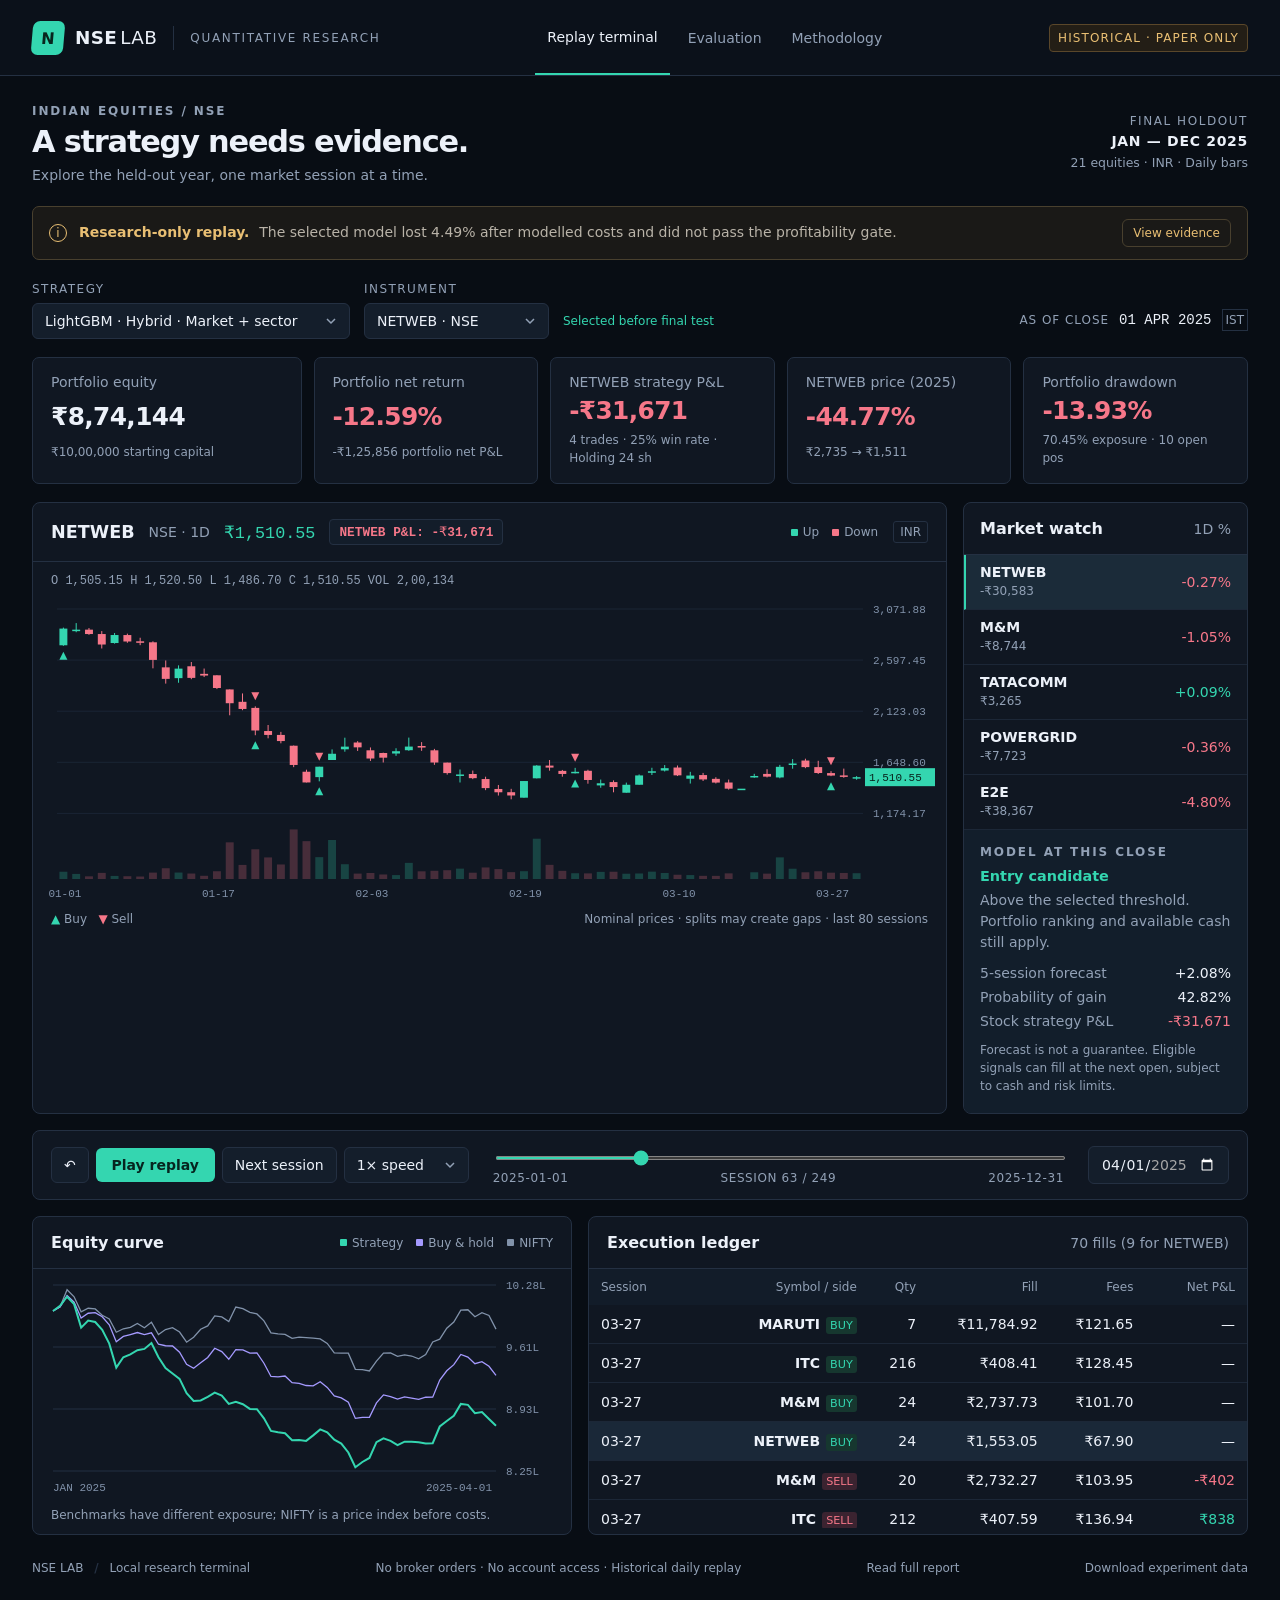
<file: ui/index.html>
<!doctype html>
<html lang="en">
<head><meta charset="utf-8"><meta name="viewport" content="width=device-width,initial-scale=1"><meta name="color-scheme" content="dark"><title>NSE Lab · Historical Trading Research</title><link rel="stylesheet" href="styles.css"></head>
<body>
<header class="topbar"><a class="brand" href="#"><span class="logo">N</span><strong>NSE<span>LAB</span></strong><span class="divider"></span><span class="brand-sub">QUANTITATIVE RESEARCH</span></a><nav aria-label="Main navigation"><button class="nav active" data-view="replay">Replay terminal</button><button class="nav" data-view="evaluation">Evaluation</button><button class="nav" data-view="method">Methodology</button></nav><span class="badge">HISTORICAL · PAPER ONLY</span></header>
<div id="loading" class="loading">Loading verified historical results…</div>
<main id="app" hidden>
<section class="page-heading"><div><p class="eyebrow">INDIAN EQUITIES / NSE</p><h1>A strategy needs evidence.</h1><p class="subtitle">Explore the held-out year, one market session at a time.</p></div><div class="experiment-tag"><span>FINAL HOLDOUT</span><strong>JAN — DEC 2025</strong><small>21 equities · INR · Daily bars</small></div></section>
<div class="research-note"><span class="note-icon">i</span><div><strong id="verdict-title">Research replay</strong><span id="verdict-text"></span></div><button id="viewEvidence">View evidence</button></div>
<section id="replay-view">
<div class="toolbar"><label>STRATEGY<select id="strategy" aria-label="Strategy"></select></label><label>INSTRUMENT<select id="symbol" aria-label="Instrument"></select></label><div class="selected-badge" id="selectedBadge"></div><div class="toolbar-end"><span class="small-label">AS OF CLOSE</span><strong id="asof">—</strong><span class="timezone">IST</span></div></div>
<div class="kpis"><article><span>Portfolio equity</span><strong id="equity">—</strong><small>₹10,00,000 starting capital</small></article><article><span>Portfolio net return</span><strong id="return">—</strong><small id="netPnl">—</small></article><article><span id="stockKpiTitle">Selected stock P&L</span><strong id="stockPnl">—</strong><small id="stockPnlSub">—</small></article><article><span id="stockMoveTitle">Stock price move (YTD)</span><strong id="stockYtd">—</strong><small id="stockYtdSub">—</small></article><article><span>Portfolio drawdown</span><strong id="drawdown">—</strong><small id="exposureSub">—</small></article></div>
<div class="chart-layout"><article class="panel candle-panel"><div class="panel-top"><div class="ticker-heading"><strong id="tickerName">NETWEB</strong><span class="muted">NSE · 1D</span><span class="live-price" id="lastPrice">—</span><span id="stockHeaderBadge" class="stock-pnl-badge">—</span></div><div class="legend"><span class="key teal"></span>Up <span class="key red"></span>Down <span class="chart-unit">INR</span></div></div><div class="ohlc" id="ohlc">—</div><div class="canvas-wrap"><canvas id="candles" aria-label="Historical candlestick chart" role="img"></canvas><div id="chartTip" class="chart-tip" hidden></div></div><div class="chart-foot"><span><b class="teal-text">▲</b> Buy &nbsp; <b class="red-text">▼</b> Sell</span><span>Nominal prices · splits may create gaps · last 80 sessions</span></div></article><aside class="panel watch-panel"><div class="panel-top"><h2>Market watch</h2><span class="muted">1D %</span></div><div id="watchlist"></div><div class="signal-box"><p class="eyebrow">MODEL AT THIS CLOSE</p><h3 id="signalTitle">—</h3><p id="signalText">—</p><div class="signal-values"><span>5-session forecast <b id="forecast">—</b></span><span>Probability of gain <b id="probability">—</b></span><span>Stock strategy P&L <b id="stockSidePnl">—</b></span></div><small>Forecast is not a guarantee. Eligible signals can fill at the next open, subject to cash and risk limits.</small></div></aside></div>
<div class="replay-controls panel"><div class="transport"><button id="reset" title="Restart replay" aria-label="Restart replay">↶</button><button id="play" class="primary">Play replay</button><button id="step">Next session</button><label class="speed-label"><select id="speed" aria-label="Playback speed"><option value="750">1× speed</option><option value="250">3× speed</option><option value="75">10× speed</option></select></label></div><div class="scrub"><input id="timeline" type="range" min="0" value="0" aria-label="Replay timeline"><div><span id="timelineStart">JAN 2025</span><span id="sessionCount">—</span><span id="timelineEnd">DEC 2025</span></div></div><input id="dateSeek" type="date" min="2025-01-01" max="2025-12-31" aria-label="Go to date"></div>
<div class="lower-layout"><article class="panel equity-panel"><div class="panel-top"><h2>Equity curve</h2><div class="legend"><span class="key teal"></span>Strategy <span class="key violet"></span>Buy & hold <span class="key grey"></span>NIFTY</div></div><canvas id="equityChart" role="img" aria-label="Strategy and benchmark equity curves"></canvas><div class="chart-foot">Benchmarks have different exposure; NIFTY is a price index before costs.</div></article><article class="panel ledger-panel"><div class="panel-top"><h2>Execution ledger</h2><span id="tradeCount" class="muted">0 fills</span></div><div class="table-scroll"><table><thead><tr><th>Session</th><th>Symbol / side</th><th>Qty</th><th>Fill</th><th>Fees</th><th>Net P&L</th></tr></thead><tbody id="ledger"></tbody></table></div></article></div>
</section>
<section id="evaluation-view" hidden><div class="section-header"><div><p class="eyebrow">FROZEN BEFORE THE TEST</p><h2 id="selectedName">—</h2><p class="muted">The selected model was chosen using 2023–2024 validation. This table does not select a new winner.</p></div><button id="export">Export results CSV</button></div><div class="evaluation-grid"><article class="panel"><div class="panel-top"><h2>Profitability gate</h2><span class="badge">RESEARCH ONLY</span></div><div id="criteria" class="criteria"></div></article><article class="panel"><div class="panel-top"><h2>Cost stress & uncertainty</h2></div><div id="stress" class="stress"></div></article></div><article class="panel"><div class="panel-top"><h2>Identical held-out period · all predeclared candidates</h2><span class="muted">Net of modelled trading costs, before investor tax</span></div><div class="table-scroll"><table><thead><tr><th>Strategy</th><th>Net return</th><th>Sharpe</th><th>Max drawdown</th><th>Costs</th><th>Trades</th><th>Exposure</th><th>Brier</th></tr></thead><tbody id="comparison"></tbody></table></div></article><div class="evaluation-grid"><article class="panel"><div class="panel-top"><h2>Architecture & feature ablation</h2></div><div id="ablation" class="prose"></div></article><article class="panel"><div class="panel-top"><h2>Probability calibration</h2></div><div class="prose" id="calibration"></div></article></div></section>
<section id="method-view" hidden><div class="method-grid"><article class="panel prose"><p class="eyebrow">EXPERIMENT DESIGN</p><h2>Chronology comes first.</h2><p>Development ends in December 2024. Three outer walk-forward windows compare models. Each fit has two inner 63-session windows, six-session purges, and a separate chronological probability-calibration window.</p><p>Optuna explores 128 bounded candidates in total, with train-only feature selection. Ridge and LightGBM each compare pooled, per-stock and history-weighted hybrid predictions. Hyperparameters, fitted models and the selected candidate are frozen and hashed before the one-time 2025 test.</p><p>There is no claim of a globally optimal model. The test is now consumed; 2026 prices remain excluded.</p><h3>An actionable target</h3><p>At close t, predict the price return from open t+1 to open t+6. Enter at the next open plus adverse slippage. Exit after five sessions. No leverage, short selling or live broker orders.</p><h3>Cash and risk</h3><p>₹10 lakh starting capital. Maximum 90% entry exposure, 10% per stock and 30% per sector proxy. New buys use settled cash only under a conservative T+2 assumption. A 20% portfolio drawdown halts new entries. Minimum trailing daily turnover: ₹2 crore.</p></article><article class="panel prose"><p class="eyebrow">DATA & LIMITATIONS</p><h2>Indian data. Honest limits.</h2><div id="sourceSummary"></div><p>Raw vendor responses and checksums are cached locally. OHLC is split-normalized; nominal historical prices are reconstructed. Dividends are non-spendable receivables on the ex-date. Non-cash corporate actions remain unreconciled.</p><p>The fixed universe contains currently surviving companies. It does not represent a point-in-time index-membership history. Sector indices are proxies. Daily data does not verify auction depth, circuit queues or partial fills.</p><h3>Unperformed ablations</h3><p>Point-in-time Indian news and fundamental vintages were unavailable. No current news is backfilled into history. ORB and VWAP require intraday data and were not approximated from daily candles.</p><h3>What “net” includes</h3><p>Brokerage, STT, stamp duty, exchange/SEBI/IPFT fees, GST, sell-side DP charges and adverse slippage. The current tariff is applied uniformly across history. Investor tax, data subscriptions and invoice rounding are excluded.</p><p>Bootstrap intervals are conditional on the selected strategy and observed year. They do not adjust for all model-search selection effects.</p></article></div></section>
<footer><span>NSE LAB <b>/</b> Local research terminal</span><span>No broker orders · No account access · Historical daily replay</span><a href="report.html">Read full report</a><a href="replay.json" download>Download experiment data</a></footer>
</main><script type="module" src="app.js"></script></body></html>
</file>
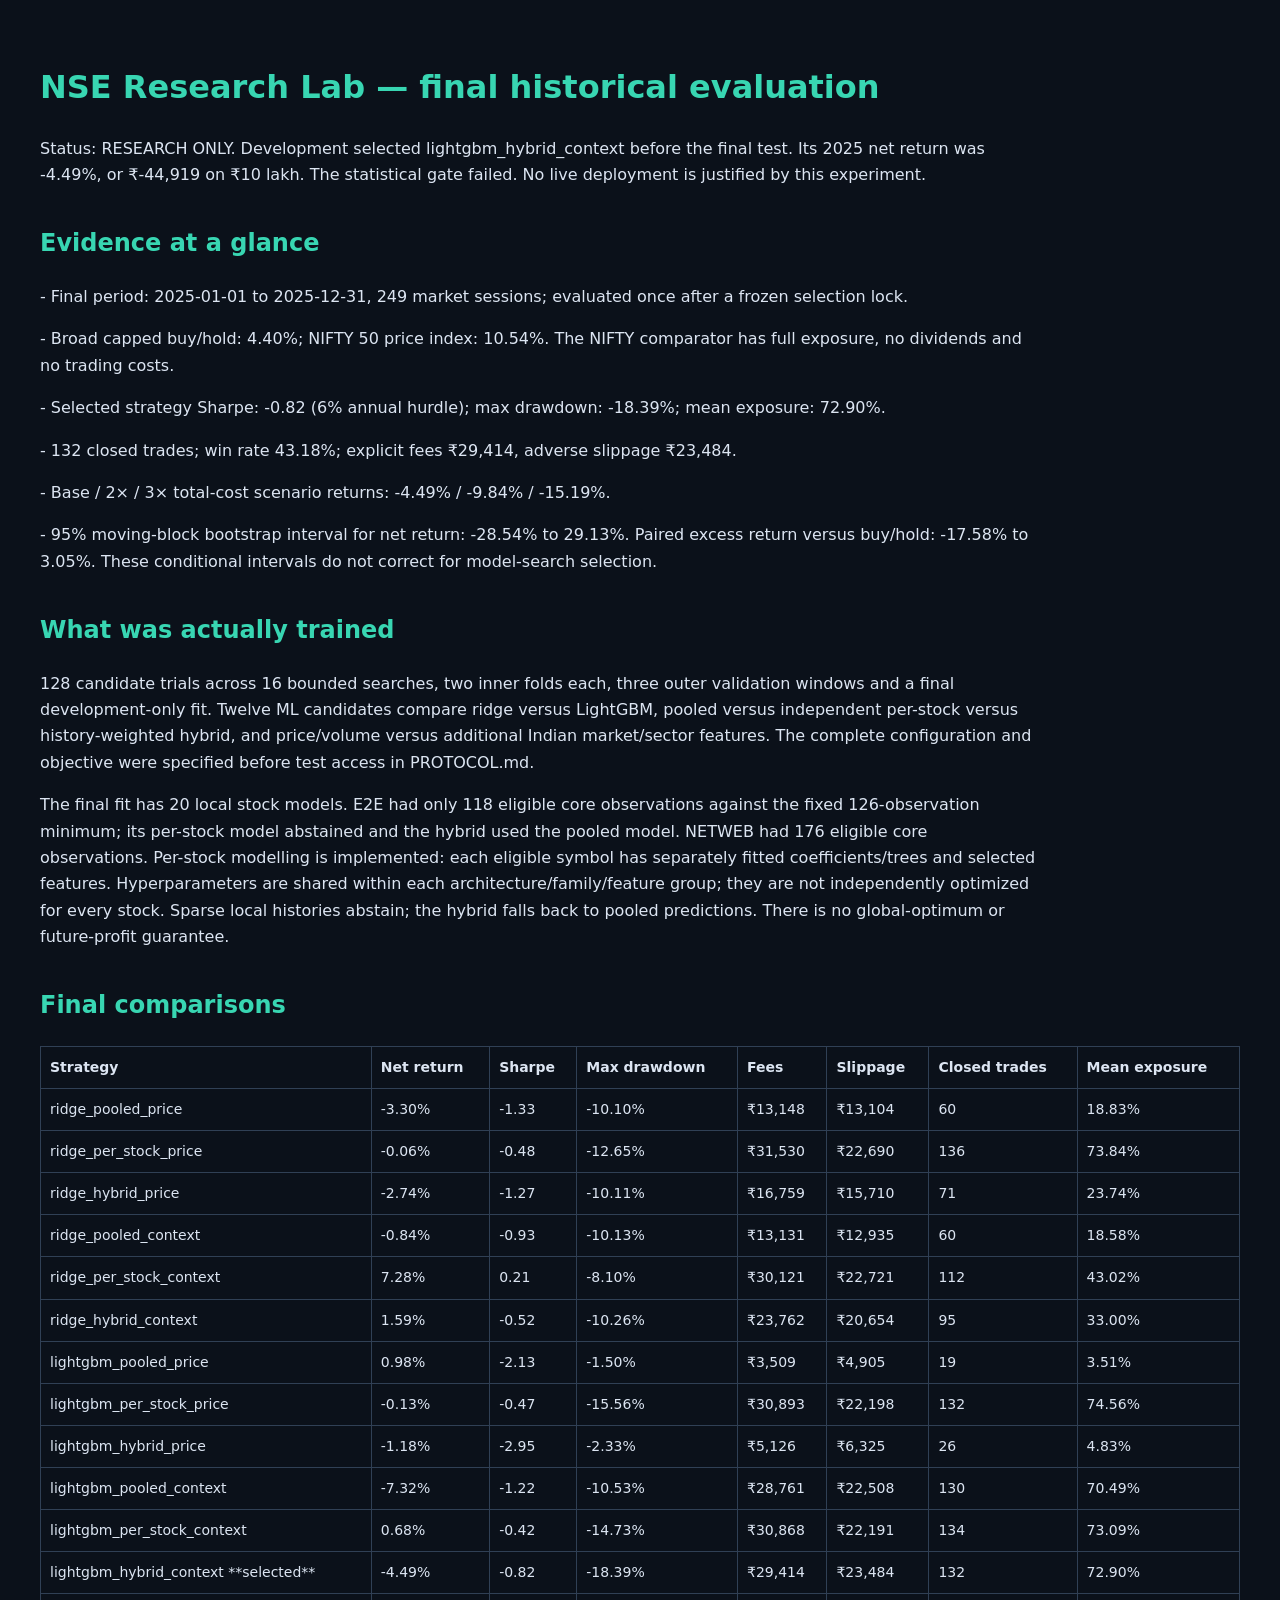
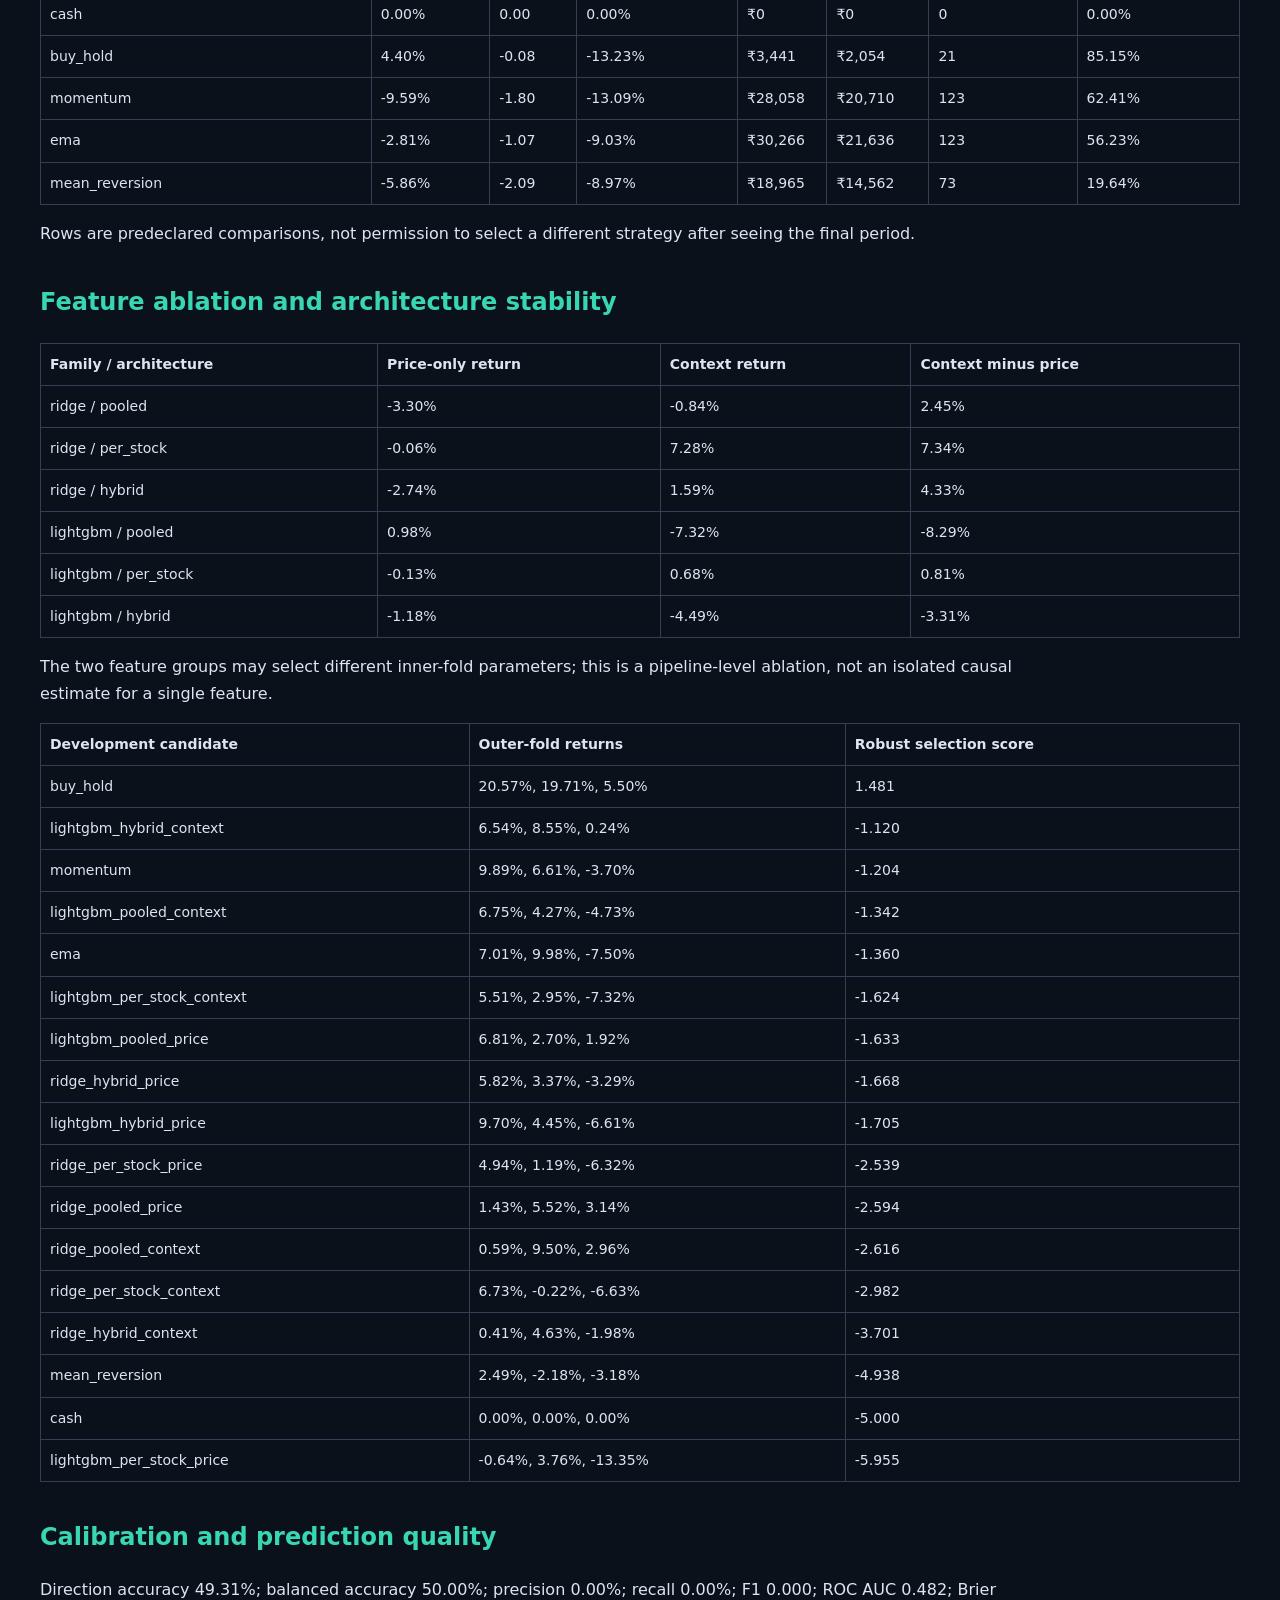
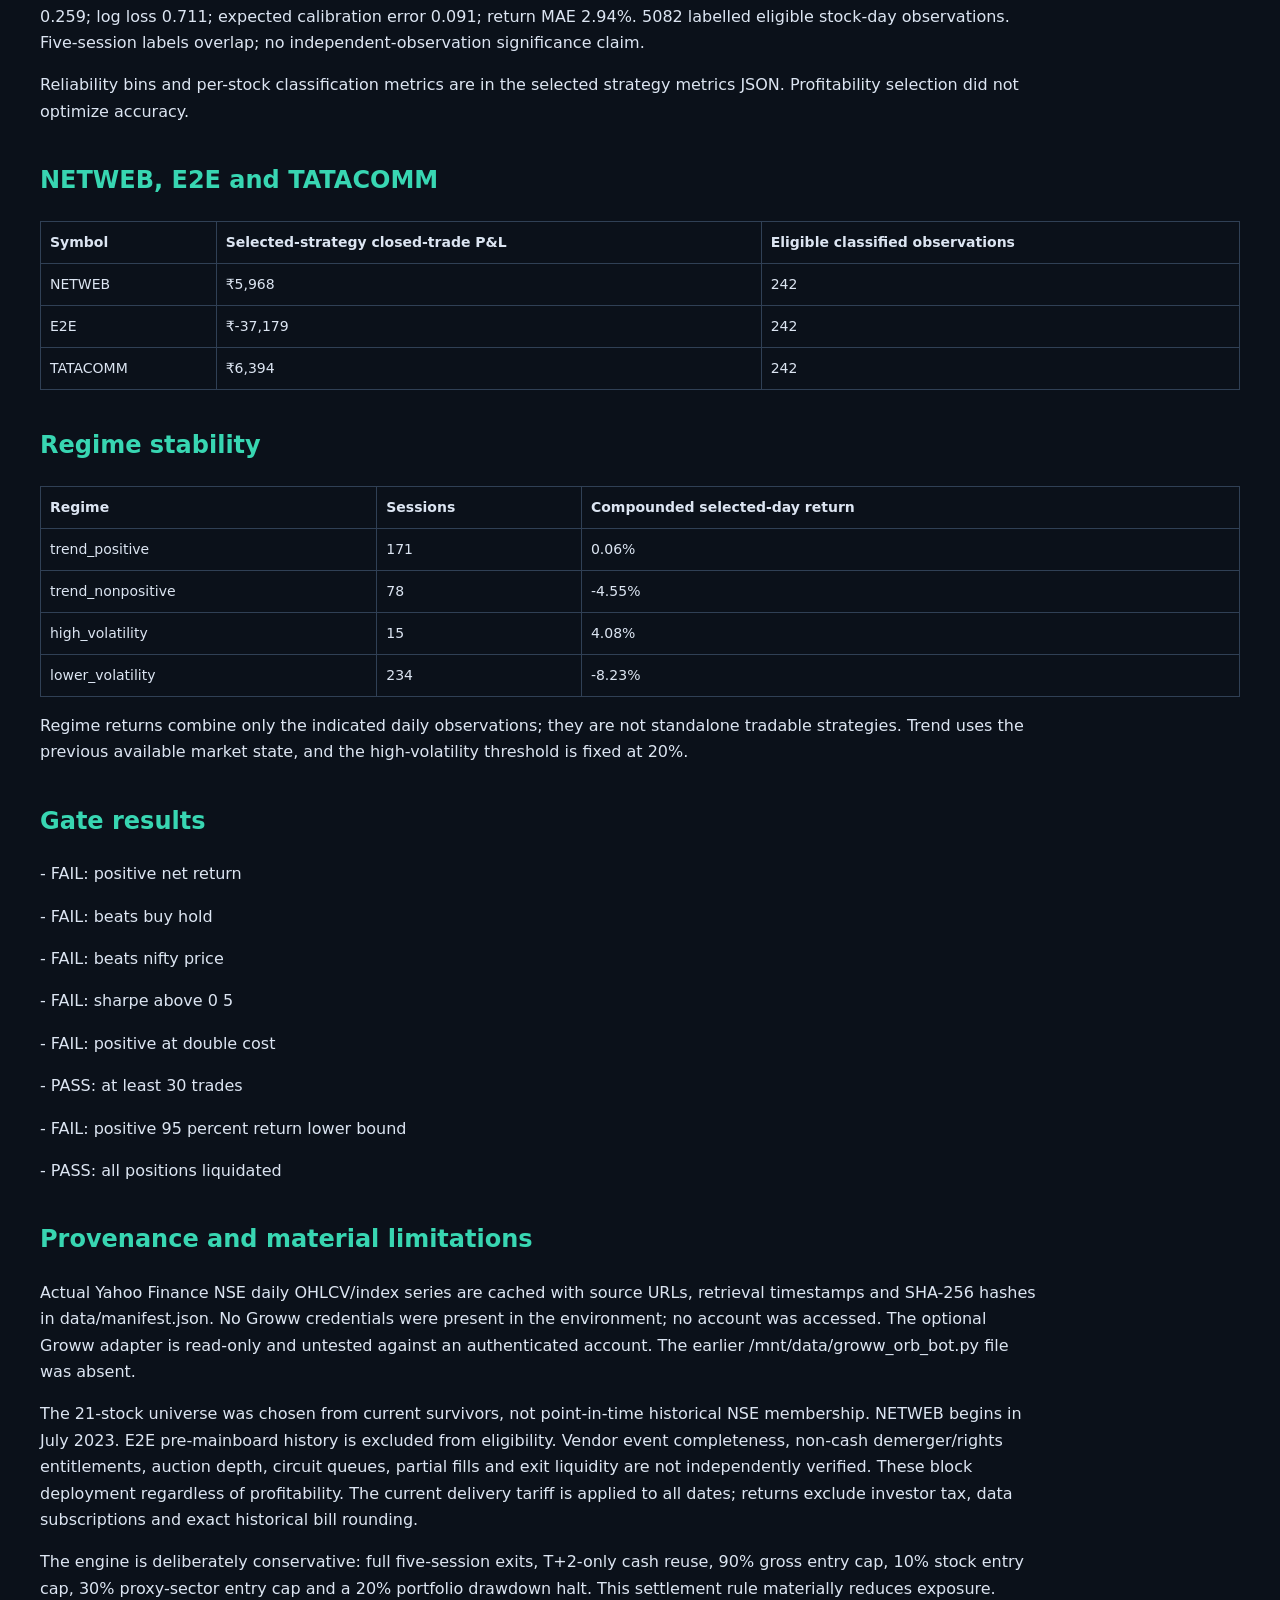
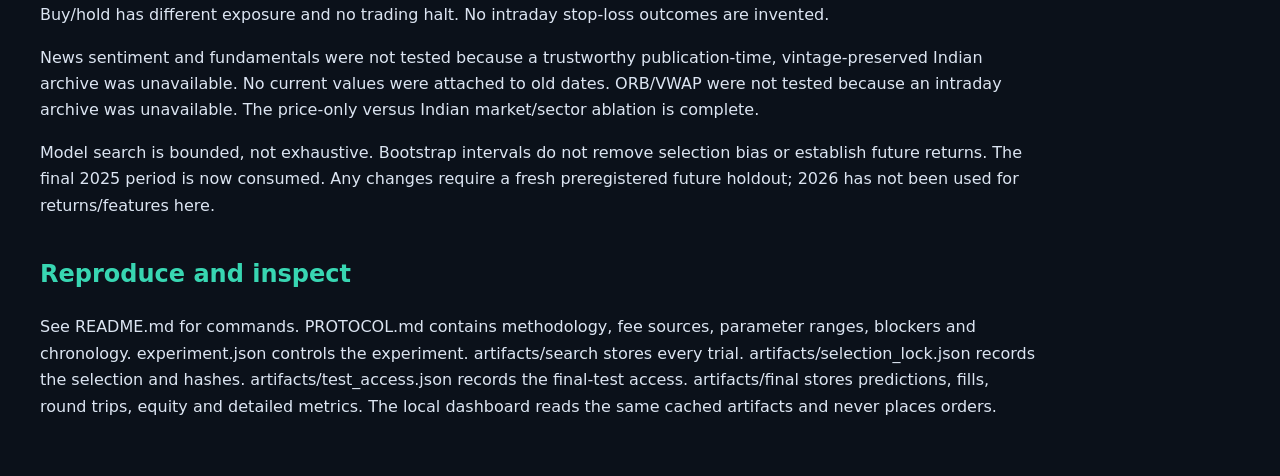
<file: reports/RESULTS.html>
<!doctype html><html lang="en"><meta charset="utf-8"><meta name="viewport" content="width=device-width"><title>NSE Lab evaluation</title><style>body{font:16px/1.65 system-ui;background:#0b111a;color:#dce5f2;max-width:1200px;margin:auto;padding:40px}h1,h2{color:#38d6b2}h2{margin-top:36px}table{border-collapse:collapse;width:100%;font-size:14px}td,th{padding:9px;border:1px solid #304055;text-align:left}.scroll{overflow:auto}p{max-width:1000px}a{color:#38d6b2}</style><h1>NSE Research Lab — final historical evaluation</h1><p>Status: RESEARCH ONLY. Development selected lightgbm_hybrid_context before the final test. Its 2025 net return was -4.49%, or ₹-44,919 on ₹10 lakh. The statistical gate failed. No live deployment is justified by this experiment.</p><h2>Evidence at a glance</h2><p>- Final period: 2025-01-01 to 2025-12-31, 249 market sessions; evaluated once after a frozen selection lock.</p><p>- Broad capped buy/hold: 4.40%; NIFTY 50 price index: 10.54%. The NIFTY comparator has full exposure, no dividends and no trading costs.</p><p>- Selected strategy Sharpe: -0.82 (6% annual hurdle); max drawdown: -18.39%; mean exposure: 72.90%.</p><p>- 132 closed trades; win rate 43.18%; explicit fees ₹29,414, adverse slippage ₹23,484.</p><p>- Base / 2× / 3× total-cost scenario returns: -4.49% / -9.84% / -15.19%.</p><p>- 95% moving-block bootstrap interval for net return: -28.54% to 29.13%. Paired excess return versus buy/hold: -17.58% to 3.05%. These conditional intervals do not correct for model-search selection.</p><h2>What was actually trained</h2><p>128 candidate trials across 16 bounded searches, two inner folds each, three outer validation windows and a final development-only fit. Twelve ML candidates compare ridge versus LightGBM, pooled versus independent per-stock versus history-weighted hybrid, and price/volume versus additional Indian market/sector features. The complete configuration and objective were specified before test access in PROTOCOL.md.</p><p>The final fit has 20 local stock models. E2E had only 118 eligible core observations against the fixed 126-observation minimum; its per-stock model abstained and the hybrid used the pooled model. NETWEB had 176 eligible core observations. Per-stock modelling is implemented: each eligible symbol has separately fitted coefficients/trees and selected features. Hyperparameters are shared within each architecture/family/feature group; they are not independently optimized for every stock. Sparse local histories abstain; the hybrid falls back to pooled predictions. There is no global-optimum or future-profit guarantee.</p><h2>Final comparisons</h2><div class="scroll"><table><tr><th>Strategy</th><th>Net return</th><th>Sharpe</th><th>Max drawdown</th><th>Fees</th><th>Slippage</th><th>Closed trades</th><th>Mean exposure</th></tr><tr><td>ridge_pooled_price</td><td>-3.30%</td><td>-1.33</td><td>-10.10%</td><td>₹13,148</td><td>₹13,104</td><td>60</td><td>18.83%</td></tr><tr><td>ridge_per_stock_price</td><td>-0.06%</td><td>-0.48</td><td>-12.65%</td><td>₹31,530</td><td>₹22,690</td><td>136</td><td>73.84%</td></tr><tr><td>ridge_hybrid_price</td><td>-2.74%</td><td>-1.27</td><td>-10.11%</td><td>₹16,759</td><td>₹15,710</td><td>71</td><td>23.74%</td></tr><tr><td>ridge_pooled_context</td><td>-0.84%</td><td>-0.93</td><td>-10.13%</td><td>₹13,131</td><td>₹12,935</td><td>60</td><td>18.58%</td></tr><tr><td>ridge_per_stock_context</td><td>7.28%</td><td>0.21</td><td>-8.10%</td><td>₹30,121</td><td>₹22,721</td><td>112</td><td>43.02%</td></tr><tr><td>ridge_hybrid_context</td><td>1.59%</td><td>-0.52</td><td>-10.26%</td><td>₹23,762</td><td>₹20,654</td><td>95</td><td>33.00%</td></tr><tr><td>lightgbm_pooled_price</td><td>0.98%</td><td>-2.13</td><td>-1.50%</td><td>₹3,509</td><td>₹4,905</td><td>19</td><td>3.51%</td></tr><tr><td>lightgbm_per_stock_price</td><td>-0.13%</td><td>-0.47</td><td>-15.56%</td><td>₹30,893</td><td>₹22,198</td><td>132</td><td>74.56%</td></tr><tr><td>lightgbm_hybrid_price</td><td>-1.18%</td><td>-2.95</td><td>-2.33%</td><td>₹5,126</td><td>₹6,325</td><td>26</td><td>4.83%</td></tr><tr><td>lightgbm_pooled_context</td><td>-7.32%</td><td>-1.22</td><td>-10.53%</td><td>₹28,761</td><td>₹22,508</td><td>130</td><td>70.49%</td></tr><tr><td>lightgbm_per_stock_context</td><td>0.68%</td><td>-0.42</td><td>-14.73%</td><td>₹30,868</td><td>₹22,191</td><td>134</td><td>73.09%</td></tr><tr><td>lightgbm_hybrid_context **selected**</td><td>-4.49%</td><td>-0.82</td><td>-18.39%</td><td>₹29,414</td><td>₹23,484</td><td>132</td><td>72.90%</td></tr><tr><td>cash</td><td>0.00%</td><td>0.00</td><td>0.00%</td><td>₹0</td><td>₹0</td><td>0</td><td>0.00%</td></tr><tr><td>buy_hold</td><td>4.40%</td><td>-0.08</td><td>-13.23%</td><td>₹3,441</td><td>₹2,054</td><td>21</td><td>85.15%</td></tr><tr><td>momentum</td><td>-9.59%</td><td>-1.80</td><td>-13.09%</td><td>₹28,058</td><td>₹20,710</td><td>123</td><td>62.41%</td></tr><tr><td>ema</td><td>-2.81%</td><td>-1.07</td><td>-9.03%</td><td>₹30,266</td><td>₹21,636</td><td>123</td><td>56.23%</td></tr><tr><td>mean_reversion</td><td>-5.86%</td><td>-2.09</td><td>-8.97%</td><td>₹18,965</td><td>₹14,562</td><td>73</td><td>19.64%</td></tr></table></div><p>Rows are predeclared comparisons, not permission to select a different strategy after seeing the final period.</p><h2>Feature ablation and architecture stability</h2><div class="scroll"><table><tr><th>Family / architecture</th><th>Price-only return</th><th>Context return</th><th>Context minus price</th></tr><tr><td>ridge / pooled</td><td>-3.30%</td><td>-0.84%</td><td>2.45%</td></tr><tr><td>ridge / per_stock</td><td>-0.06%</td><td>7.28%</td><td>7.34%</td></tr><tr><td>ridge / hybrid</td><td>-2.74%</td><td>1.59%</td><td>4.33%</td></tr><tr><td>lightgbm / pooled</td><td>0.98%</td><td>-7.32%</td><td>-8.29%</td></tr><tr><td>lightgbm / per_stock</td><td>-0.13%</td><td>0.68%</td><td>0.81%</td></tr><tr><td>lightgbm / hybrid</td><td>-1.18%</td><td>-4.49%</td><td>-3.31%</td></tr></table></div><p>The two feature groups may select different inner-fold parameters; this is a pipeline-level ablation, not an isolated causal estimate for a single feature.</p><div class="scroll"><table><tr><th>Development candidate</th><th>Outer-fold returns</th><th>Robust selection score</th></tr><tr><td>buy_hold</td><td>20.57%, 19.71%, 5.50%</td><td>1.481</td></tr><tr><td>lightgbm_hybrid_context</td><td>6.54%, 8.55%, 0.24%</td><td>-1.120</td></tr><tr><td>momentum</td><td>9.89%, 6.61%, -3.70%</td><td>-1.204</td></tr><tr><td>lightgbm_pooled_context</td><td>6.75%, 4.27%, -4.73%</td><td>-1.342</td></tr><tr><td>ema</td><td>7.01%, 9.98%, -7.50%</td><td>-1.360</td></tr><tr><td>lightgbm_per_stock_context</td><td>5.51%, 2.95%, -7.32%</td><td>-1.624</td></tr><tr><td>lightgbm_pooled_price</td><td>6.81%, 2.70%, 1.92%</td><td>-1.633</td></tr><tr><td>ridge_hybrid_price</td><td>5.82%, 3.37%, -3.29%</td><td>-1.668</td></tr><tr><td>lightgbm_hybrid_price</td><td>9.70%, 4.45%, -6.61%</td><td>-1.705</td></tr><tr><td>ridge_per_stock_price</td><td>4.94%, 1.19%, -6.32%</td><td>-2.539</td></tr><tr><td>ridge_pooled_price</td><td>1.43%, 5.52%, 3.14%</td><td>-2.594</td></tr><tr><td>ridge_pooled_context</td><td>0.59%, 9.50%, 2.96%</td><td>-2.616</td></tr><tr><td>ridge_per_stock_context</td><td>6.73%, -0.22%, -6.63%</td><td>-2.982</td></tr><tr><td>ridge_hybrid_context</td><td>0.41%, 4.63%, -1.98%</td><td>-3.701</td></tr><tr><td>mean_reversion</td><td>2.49%, -2.18%, -3.18%</td><td>-4.938</td></tr><tr><td>cash</td><td>0.00%, 0.00%, 0.00%</td><td>-5.000</td></tr><tr><td>lightgbm_per_stock_price</td><td>-0.64%, 3.76%, -13.35%</td><td>-5.955</td></tr></table></div><h2>Calibration and prediction quality</h2><p>Direction accuracy 49.31%; balanced accuracy 50.00%; precision 0.00%; recall 0.00%; F1 0.000; ROC AUC 0.482; Brier 0.259; log loss 0.711; expected calibration error 0.091; return MAE 2.94%. 5082 labelled eligible stock-day observations. Five-session labels overlap; no independent-observation significance claim.</p><p>Reliability bins and per-stock classification metrics are in the selected strategy metrics JSON. Profitability selection did not optimize accuracy.</p><h2>NETWEB, E2E and TATACOMM</h2><div class="scroll"><table><tr><th>Symbol</th><th>Selected-strategy closed-trade P&amp;L</th><th>Eligible classified observations</th></tr><tr><td>NETWEB</td><td>₹5,968</td><td>242</td></tr><tr><td>E2E</td><td>₹-37,179</td><td>242</td></tr><tr><td>TATACOMM</td><td>₹6,394</td><td>242</td></tr></table></div><h2>Regime stability</h2><div class="scroll"><table><tr><th>Regime</th><th>Sessions</th><th>Compounded selected-day return</th></tr><tr><td>trend_positive</td><td>171</td><td>0.06%</td></tr><tr><td>trend_nonpositive</td><td>78</td><td>-4.55%</td></tr><tr><td>high_volatility</td><td>15</td><td>4.08%</td></tr><tr><td>lower_volatility</td><td>234</td><td>-8.23%</td></tr></table></div><p>Regime returns combine only the indicated daily observations; they are not standalone tradable strategies. Trend uses the previous available market state, and the high-volatility threshold is fixed at 20%.</p><h2>Gate results</h2><p>- FAIL: positive net return</p><p>- FAIL: beats buy hold</p><p>- FAIL: beats nifty price</p><p>- FAIL: sharpe above 0 5</p><p>- FAIL: positive at double cost</p><p>- PASS: at least 30 trades</p><p>- FAIL: positive 95 percent return lower bound</p><p>- PASS: all positions liquidated</p><h2>Provenance and material limitations</h2><p>Actual Yahoo Finance NSE daily OHLCV/index series are cached with source URLs, retrieval timestamps and SHA-256 hashes in data/manifest.json. No Groww credentials were present in the environment; no account was accessed. The optional Groww adapter is read-only and untested against an authenticated account. The earlier /mnt/data/groww_orb_bot.py file was absent.</p><p>The 21-stock universe was chosen from current survivors, not point-in-time historical NSE membership. NETWEB begins in July 2023. E2E pre-mainboard history is excluded from eligibility. Vendor event completeness, non-cash demerger/rights entitlements, auction depth, circuit queues, partial fills and exit liquidity are not independently verified. These block deployment regardless of profitability. The current delivery tariff is applied to all dates; returns exclude investor tax, data subscriptions and exact historical bill rounding.</p><p>The engine is deliberately conservative: full five-session exits, T+2-only cash reuse, 90% gross entry cap, 10% stock entry cap, 30% proxy-sector entry cap and a 20% portfolio drawdown halt. This settlement rule materially reduces exposure. Buy/hold has different exposure and no trading halt. No intraday stop-loss outcomes are invented.</p><p>News sentiment and fundamentals were not tested because a trustworthy publication-time, vintage-preserved Indian archive was unavailable. No current values were attached to old dates. ORB/VWAP were not tested because an intraday archive was unavailable. The price-only versus Indian market/sector ablation is complete.</p><p>Model search is bounded, not exhaustive. Bootstrap intervals do not remove selection bias or establish future returns. The final 2025 period is now consumed. Any changes require a fresh preregistered future holdout; 2026 has not been used for returns/features here.</p><h2>Reproduce and inspect</h2><p>See README.md for commands. PROTOCOL.md contains methodology, fee sources, parameter ranges, blockers and chronology. experiment.json controls the experiment. artifacts/search stores every trial. artifacts/selection_lock.json records the selection and hashes. artifacts/test_access.json records the final-test access. artifacts/final stores predictions, fills, round trips, equity and detailed metrics. The local dashboard reads the same cached artifacts and never places orders.</p></html>
</file>
<file: ui/styles.css>
:root{--bg:#080d14;--panel:#101722;--panel2:#131d2a;--line:#243042;--text:#ecf1f9;--muted:#92a1b6;--teal:#34d6b0;--red:#f67789;--violet:#a59aff;--amber:#e9bf73;font-family:Inter,ui-sans-serif,system-ui,-apple-system,BlinkMacSystemFont,"Segoe UI",sans-serif;color:var(--text);background:var(--bg);font-size:16px;font-synthesis:none}*{box-sizing:border-box}body{margin:0}button,select,input{font:inherit}button,select,input[type=date]{border:1px solid var(--line);background:#141e2b;color:var(--text);border-radius:6px;padding:9px 12px;cursor:pointer;font-size:.875rem}button:hover{background:#233247;border-color:#465974}button:focus-visible,select:focus-visible,input:focus-visible{outline:2px solid var(--teal);outline-offset:3px}button.primary{background:var(--teal);color:#06251f;border:0;font-weight:650;min-width:119px}select{appearance:none;padding-right:34px;background-image:url("data:image/svg+xml,%3Csvg xmlns='http://www.w3.org/2000/svg' width='16' height='16' fill='none' stroke='%2392a1b6' stroke-width='1.5'%3E%3Cpath d='m4 6 4 4 4-4'/%3E%3C/svg%3E");background-repeat:no-repeat;background-position:right 10px center}a{color:var(--teal);text-decoration:none}h1,h2,h3,p{margin:0}h1{font-size:1.9rem;letter-spacing:-.04em;font-weight:620;margin:6px 0}h2{font-size:1rem;font-weight:600}h3{font-size:1rem}small{color:var(--muted);font-size:.78rem;line-height:1.5}.muted{color:var(--muted);font-size:.875rem}.topbar{display:flex;align-items:center;justify-content:space-between;padding:0 32px;height:76px;border-bottom:1px solid var(--line);background:#0b111a;gap:16px}.brand{display:flex;align-items:center;gap:11px;color:var(--text)}.logo{background:var(--teal);width:32px;height:34px;display:grid;place-items:center;color:#08261e;font-weight:800;border-radius:7px;transform:skew(-5deg)}.brand strong{font-size:1.15rem;letter-spacing:.02em}.brand strong span{font-weight:350;margin-left:3px}.divider{width:1px;height:24px;background:var(--line);margin:0 5px}.brand-sub{font-size:.65rem;letter-spacing:.14em;color:var(--muted)}nav{display:flex;gap:6px;height:100%;align-items:center}.nav{border:0;background:transparent;color:var(--muted);height:100%;border-radius:0;font-size:.875rem}.nav.active{border-bottom:2px solid var(--teal);color:var(--text)}.badge{font-size:.65rem;letter-spacing:.09em;color:var(--amber);border:1px solid #5a472a;background:#231e16;border-radius:4px;padding:6px 8px;white-space:nowrap}main{max-width:1700px;margin:auto;padding:28px 32px 0}.page-heading{display:flex;justify-content:space-between;align-items:center;margin-bottom:23px}.eyebrow{font-size:.68rem;letter-spacing:.16em;font-weight:650;color:var(--muted)}.subtitle{font-size:.875rem;color:var(--muted);margin-top:8px}.experiment-tag{display:grid;gap:5px;text-align:right}.experiment-tag>span{font-size:.65rem;letter-spacing:.13em;color:var(--muted)}.experiment-tag strong{font-size:.875rem;letter-spacing:.05em}.research-note{display:flex;align-items:center;gap:12px;border:1px solid #49402e;border-radius:7px;background:#1a1917;padding:12px 16px;margin-bottom:22px;font-size:.875rem}.note-icon{border:1px solid var(--amber);border-radius:50%;color:var(--amber);font-size:.75rem;width:18px;height:18px;display:grid;place-items:center;flex-shrink:0}.research-note strong{color:var(--amber);margin-right:10px;font-weight:600}.research-note span:not(.note-icon){color:#b9b3a8;line-height:1.55}.research-note button{margin-left:auto;background:transparent;white-space:nowrap;border-color:#49402e;color:var(--amber);padding:6px 10px;font-size:.75rem}.toolbar{display:flex;align-items:flex-end;gap:14px;margin-bottom:18px}.toolbar label{display:grid;gap:7px;color:var(--muted);font-size:.62rem;letter-spacing:.12em}.toolbar select{min-width:165px;letter-spacing:0}.toolbar #strategy{min-width:280px}.toolbar-end{display:flex;align-items:center;gap:10px;margin-left:auto;height:39px}.small-label{font-size:.65rem;color:var(--muted);letter-spacing:.08em}.toolbar-end strong{font-family:ui-monospace,monospace;font-weight:500;font-size:.875rem}.timezone{font-size:.65rem;color:var(--muted);border:1px solid var(--line);padding:3px}.selected-badge{color:var(--teal);font-size:.75rem;padding-bottom:11px}.kpis{display:grid;grid-template-columns:1.2fr repeat(4,1fr);gap:12px;margin-bottom:18px}.kpis article{background:var(--panel);border:1px solid var(--line);border-radius:7px;padding:16px 18px;display:grid;gap:6px}.kpis article>span{color:var(--muted);font-size:.78rem}.kpis strong{font-size:1.55rem;font-weight:570;letter-spacing:-.025em;font-variant-numeric:tabular-nums}.kpis small{font-size:.68rem}.positive,.teal-text{color:var(--teal)!important}.negative,.red-text{color:var(--red)!important}.chart-layout{display:grid;grid-template-columns:minmax(0,1fr) 285px;gap:16px}.panel{background:var(--panel);border:1px solid var(--line);border-radius:8px;overflow:hidden}.panel-top{display:flex;justify-content:space-between;align-items:center;gap:12px;padding:16px 18px;border-bottom:1px solid var(--line)}.ticker-heading{display:flex;gap:14px;align-items:center}.ticker-heading>strong{font-size:1.1rem}.live-price{font-family:ui-monospace,monospace;font-size:1.05rem;color:var(--teal)}.legend{display:flex;align-items:center;gap:5px;font-size:.7rem;color:var(--muted)}.key{width:7px;height:7px;display:inline-block;border-radius:1px;margin-left:8px}.key.teal{background:var(--teal)}.key.red{background:var(--red)}.key.violet{background:var(--violet)}.key.grey{background:#8192aa}.chart-unit{margin-left:10px;border:1px solid var(--line);padding:3px 6px;border-radius:3px}.ohlc{padding:12px 18px 0;font-size:.75rem;color:var(--muted);font-family:ui-monospace,monospace;height:31px}.canvas-wrap{height:310px;position:relative;margin:0 8px}.canvas-wrap canvas{height:100%;width:100%;display:block}.chart-tip{position:absolute;top:12px;left:15px;background:#1c293b;box-shadow:0 3px 18px #0006;border:1px solid #43536c;padding:8px 12px;border-radius:5px;font-size:.75rem;pointer-events:none;color:var(--text)}.chart-foot{display:flex;justify-content:space-between;gap:10px;padding:9px 18px 12px;color:var(--muted);font-size:.65rem}.watch-panel .panel-top{padding:16px}.watch-row{display:flex;justify-content:space-between;align-items:center;padding:9px 16px;width:100%;border:0;border-bottom:1px solid #1c2737;background:none;border-radius:0;text-align:left}.watch-row.active{background:#1b2b39;border-left:2px solid var(--teal);padding-left:14px}.watch-row span:first-child{display:grid;gap:2px;font-weight:550;font-size:.8rem}.watch-row small{font-size:.68rem;font-weight:400}.watch-row span:last-child{font-size:.8rem;font-variant-numeric:tabular-nums}.signal-box{padding:15px 16px;background:#121e2b}.signal-box h3{margin-top:9px;color:var(--teal);font-size:.9rem}.signal-box>p:not(.eyebrow){color:var(--muted);font-size:.75rem;line-height:1.5;margin:6px 0}.signal-values{display:grid;gap:8px;font-size:.73rem;margin:12px 0}.signal-values span{display:flex;justify-content:space-between;color:var(--muted)}.signal-values b{color:var(--text);font-weight:500}.signal-box small{font-size:.65rem;display:block}.replay-controls{display:flex;align-items:center;gap:24px;padding:14px 18px;margin:16px 0}.transport{display:flex;align-items:center;gap:7px}.transport button,.transport select,#dateSeek{font-size:.75rem}.scrub{flex:1;min-width:150px}.scrub input{width:100%;accent-color:var(--teal);height:4px;cursor:pointer}.scrub div{display:flex;justify-content:space-between;color:var(--muted);font-size:.6rem;letter-spacing:.05em;margin-top:7px}.lower-layout{display:grid;grid-template-columns:minmax(0,.9fr) minmax(0,1.1fr);gap:16px}.equity-panel canvas{display:block;width:100%;height:230px}table{border-collapse:collapse;width:100%;white-space:nowrap;font-size:.75rem;text-align:right;font-variant-numeric:tabular-nums}th{color:var(--muted);font-weight:500;background:#121c29;font-size:.68rem;padding:11px 12px;position:sticky;top:0}td{padding:11px 12px;border-bottom:1px solid #1c2737}td:first-child,th:first-child{text-align:left}tbody tr:hover{background:#172231}.table-scroll{overflow:auto;max-height:310px}.ledger-panel .table-scroll{height:259px}.trade-side{font-size:.6rem;margin-left:6px;padding:2px 4px;background:#16372f;border-radius:3px;color:var(--teal)}.trade-side.sell{background:#3b2330;color:var(--red)}.empty{text-align:center!important;color:var(--muted);padding:70px 15px}.section-header{display:flex;justify-content:space-between;align-items:center;margin:20px 0}.section-header h2{font-size:1.35rem;margin:7px 0 10px}.evaluation-grid{display:grid;grid-template-columns:1fr 1fr;gap:16px;margin:16px 0}.criteria{padding:14px 18px;display:grid;grid-template-columns:1fr 1fr;gap:12px}.criterion{font-size:.78rem;display:flex;gap:8px;align-items:center;line-height:1.5}.criterion b{color:var(--red);font-size:1rem}.criterion.pass b{color:var(--teal)}.stress{padding:18px;font-size:.875rem}.stress-row{display:flex;justify-content:space-between;padding:8px 0;border-bottom:1px solid var(--line)}.stress p{color:var(--muted);line-height:1.7;margin-top:14px;font-size:.78rem}.prose{padding:24px;color:var(--muted);font-size:.875rem;line-height:1.8}.prose h2{font-size:1.3rem;color:var(--text);margin-bottom:16px}.prose h3{color:var(--text);margin:24px 0 8px}.prose p{margin-bottom:14px}.prose .eyebrow{margin-bottom:8px}.method-grid{display:grid;grid-template-columns:1fr 1fr;gap:18px;margin-top:22px}.chosen{color:var(--teal);font-size:.6rem;padding:3px 5px;margin-left:7px;border:1px solid #2e5e52;border-radius:3px}footer{display:flex;justify-content:space-between;gap:16px;color:var(--muted);font-size:.68rem;padding:26px 0}footer b{color:var(--line);padding:0 7px}footer a{color:var(--muted)}.loading{padding:80px;text-align:center;color:var(--muted)}[hidden]{display:none!important}@media(min-width:1500px){.canvas-wrap{height:360px}.watch-row{padding-top:13px;padding-bottom:13px}}@media(max-width:1100px){.brand-sub,.divider{display:none}.toolbar-end .small-label{display:none}.selected-badge{display:none}.topbar{padding:0 20px}main{padding:22px 20px 0}.replay-controls{flex-wrap:wrap;gap:14px}.scrub{min-width:220px}.chart-layout{grid-template-columns:minmax(0,1fr) 250px}.kpis strong{font-size:1.25rem}.kpis article{padding:14px}.lower-layout{grid-template-columns:1fr}.ledger-panel .table-scroll{height:250px}}@media(max-width:760px){.topbar{height:auto;min-height:65px;flex-wrap:wrap;padding:12px 16px}.topbar .badge{display:none}nav{gap:0}.nav{padding:12px 9px}.page-heading{align-items:flex-start}h1{font-size:1.4rem}.experiment-tag{display:none}.research-note{align-items:flex-start}.research-note strong{display:block}.research-note button{display:none}.toolbar{flex-wrap:wrap}.toolbar #strategy{min-width:0;max-width:240px}.toolbar-end{margin-left:0}.kpis{grid-template-columns:repeat(2,1fr)}.kpis article:last-child{grid-column:span 2}.chart-layout{grid-template-columns:1fr}.watch-panel{display:none}.chart-foot{font-size:.6rem}.ticker-heading{gap:8px}.ticker-heading .muted{font-size:.7rem}.live-price{font-size:.875rem}.legend{font-size:.6rem}.transport{flex-wrap:wrap}.replay-controls{padding:12px}#dateSeek{width:100%}.scrub{min-width:100%}.evaluation-grid,.method-grid{grid-template-columns:1fr}.criteria{grid-template-columns:1fr}.section-header{align-items:flex-start;gap:10px}.section-header button{white-space:nowrap}.panel-top{padding:13px}.panel-top>.muted{display:none}main{padding:18px 12px 0}footer{flex-wrap:wrap;line-height:1.8}.subtitle{line-height:1.6}.prose{padding:20px}}

/* Keep controls and task-critical values readable at desktop and mobile sizes. */
.toolbar label,.eyebrow,.small-label,.badge,.brand-sub,.experiment-tag>span{font-size:.75rem}.watch-row span:first-child,.watch-row span:last-child,.signal-values,.signal-box>p:not(.eyebrow),.criterion,.stress p{font-size:.875rem}.transport button,.transport select,#dateSeek,.toolbar-end strong,table{font-size:.875rem}.kpis article>span{font-size:.875rem}.kpis small,.chart-foot,.ohlc,.legend,th,.signal-box small,.watch-row small,.scrub div,footer,.selected-badge,.chart-unit,.timezone{font-size:.75rem}.trade-side,.chosen{font-size:.7rem}.signal-box{padding-bottom:18px}.stock-pnl-badge{font-size:.8rem;font-family:ui-monospace,monospace;font-weight:600;padding:4px 9px;border-radius:4px;border:1px solid var(--line);background:#131d2a;display:inline-block}
@media(max-width:1100px){.scrub{flex-basis:100%;order:3}.scrub div{gap:12px}}
@media(min-width:761px) and (max-width:900px){.chart-layout{grid-template-columns:1fr}.watch-panel{display:grid;grid-template-columns:1fr 1fr}.watch-panel .panel-top{grid-column:1/-1}.watch-panel #watchlist{grid-column:1}.watch-panel .signal-box{grid-column:2;grid-row:2}.canvas-wrap{height:340px}}
</file>
